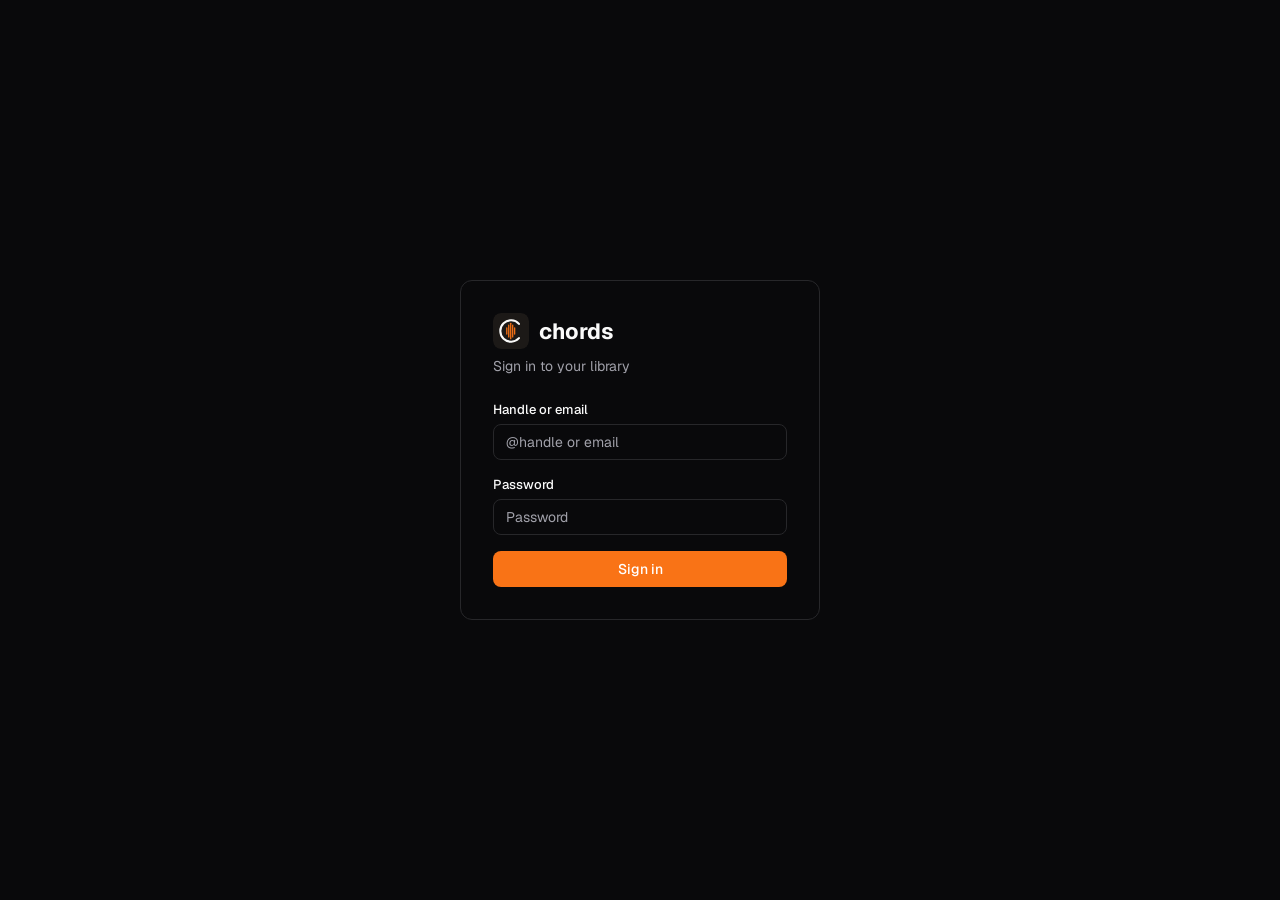
<file: server/frontend/index.html>
<!doctype html>
<html lang="en" data-theme="zinc-dark">
<head>
  <meta charset="utf-8">
  <title>chords — guitar tabs that follow you</title>
  <meta name="viewport" content="width=device-width, initial-scale=1, viewport-fit=cover">
  <link rel="icon" type="image/svg+xml" href="assets/svg/chords-icon-dark.svg">
  <link rel="icon" type="image/png" sizes="32x32" href="assets/png/chords-icon-32.png">
  <link rel="icon" type="image/png" sizes="16x16" href="assets/png/chords-icon-16.png">
  <link rel="apple-touch-icon" sizes="180x180" href="assets/png/chords-icon-180.png">
  <link rel="manifest" href="manifest.webmanifest">
  <meta name="theme-color" content="#1c1917">
  <link rel="stylesheet" href="colors_and_type.css?v=__ASSET_VERSION__">
  <link rel="stylesheet" href="app.css?v=__ASSET_VERSION__">

  <!-- React vendored locally (was unpkg CDN) so the native Tauri app needs no network for its shell. -->
  <script src="vendor/react.development.js?v=__ASSET_VERSION__"></script>
  <script src="vendor/react-dom.development.js?v=__ASSET_VERSION__"></script>

  <script src="api.js?v=__ASSET_VERSION__"></script>
  <script src="data.js?v=__ASSET_VERSION__"></script>
  <script src="chord-shapes.js?v=__ASSET_VERSION__"></script>
  <script src="session-sync.js?v=__ASSET_VERSION__"></script>
</head>
<body>
  <div id="app"></div>

  <!-- Precompiled from the matching .jsx by server/scripts/build-frontend.js — no
       in-browser Babel. The packaged Tauri app serves these over a custom protocol
       whose CSP carries a nonce, which makes the browser ignore 'unsafe-inline' and
       would block Babel's runtime-injected scripts (blank window). Run the build
       script (or `--watch`) after editing any .jsx. -->
  <script src="icons.js?v=__ASSET_VERSION__"></script>
  <script src="ui.js?v=__ASSET_VERSION__"></script>
  <script src="tweaks-panel.js?v=__ASSET_VERSION__"></script>
  <script src="song-view.js?v=__ASSET_VERSION__"></script>
  <script src="stage-view.js?v=__ASSET_VERSION__"></script>
  <script src="screens.js?v=__ASSET_VERSION__"></script>
  <script src="app.js?v=__ASSET_VERSION__"></script>
</body>
</html>
</file>
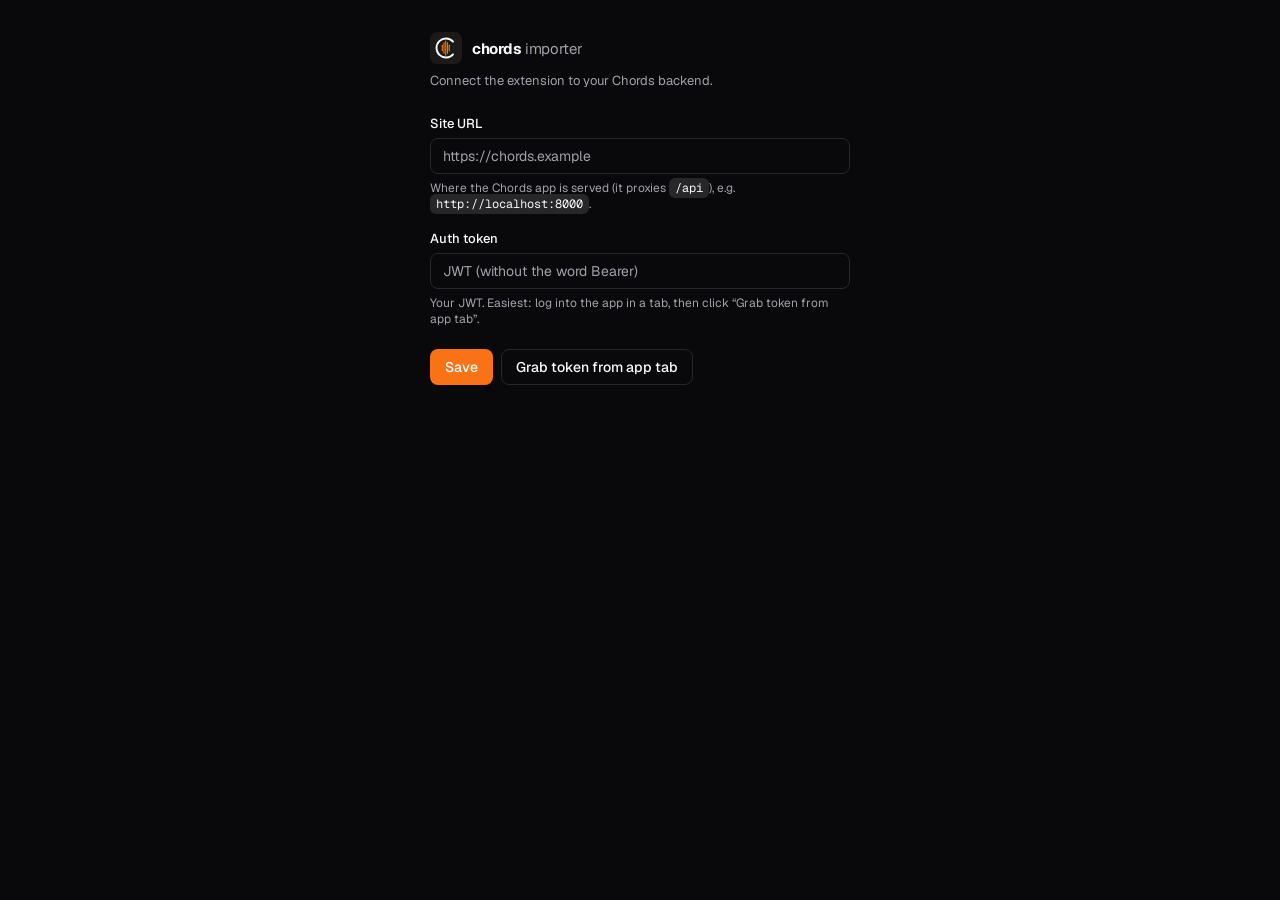
<file: extension/options.html>
<!doctype html>
<html lang="en">
  <head>
    <meta charset="utf-8" />
    <link rel="stylesheet" href="theme.css" />
    <style>
      body { max-width: 460px; margin: 32px auto; padding: 0 20px; }
      .header { margin-bottom: 8px; }
      .subtitle { margin-bottom: 24px; }
      .field { margin-top: 18px; }
      .row { display: flex; gap: 8px; margin-top: 22px; flex-wrap: wrap; }
      #status { margin-top: 14px; min-height: 1.2em; font-size: 13px; }
    </style>
  </head>
  <body>
    <div class="header brand">
      <img src="assets/icon.svg" alt="" />
      <span class="name">chords<span class="dim"> importer</span></span>
    </div>
    <p class="subtitle t-muted">Connect the extension to your Chords backend.</p>

    <div class="field">
      <label class="label" for="siteUrl">Site URL</label>
      <input class="input" id="siteUrl" placeholder="https://chords.example" />
      <div class="helper">
        Where the Chords app is served (it proxies <span class="t-code">/api</span>),
        e.g. <span class="t-code">http://localhost:8000</span>.
      </div>
    </div>

    <div class="field">
      <label class="label" for="token">Auth token</label>
      <input class="input" id="token" placeholder="JWT (without the word Bearer)" />
      <div class="helper">
        Your JWT. Easiest: log into the app in a tab, then click
        “Grab token from app tab”.
      </div>
    </div>

    <div class="row">
      <button class="btn btn-primary" id="save">Save</button>
      <button class="btn btn-outline" id="grab">Grab token from app tab</button>
    </div>
    <div id="status"></div>

    <script src="options.js"></script>
  </body>
</html>
</file>
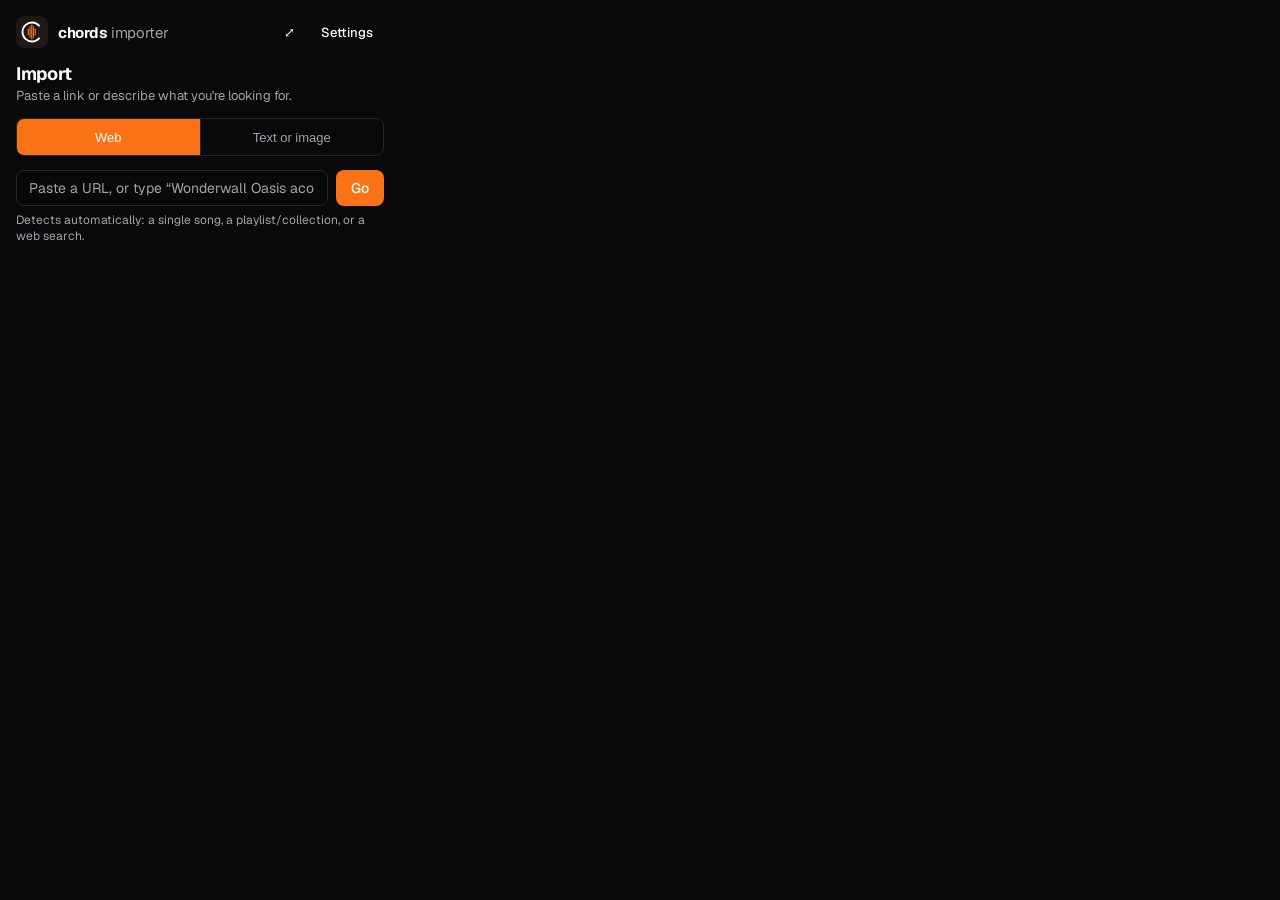
<file: extension/popup.html>
<!doctype html>
<html lang="en">
  <head>
    <meta charset="utf-8" />
    <link rel="stylesheet" href="theme.css" />
    <style>
      body { width: 400px; padding: 16px; }
      body.windowed { width: auto; min-width: 400px; }

      .header { display: flex; align-items: center; justify-content: space-between; margin-bottom: 14px; }
      .header .tools { display: flex; gap: 4px; }

      .section-head { margin-bottom: 14px; }
      .section-head .title { font-size: 18px; font-weight: 700; letter-spacing: -0.02em; }
      .section-head .sub { font-size: 13px; color: var(--muted-foreground); margin-top: 2px; }

      /* segmented switch (ported from app) */
      .seg-switch { display: flex; border: 1px solid var(--border); border-radius: var(--radius);
        overflow: hidden; background: var(--card); margin-bottom: 14px; }
      .seg-item { flex: 1; display: inline-flex; align-items: center; justify-content: center; gap: 7px;
        height: 36px; font-size: 13px; font-weight: 500; border: 0; border-left: 1px solid var(--border);
        background: transparent; color: var(--muted-foreground); cursor: pointer; }
      .seg-item:first-child { border-left: 0; }
      .seg-item:hover:not(.on) { background: var(--accent); color: var(--foreground); }
      .seg-item.on { background: var(--primary); color: var(--primary-foreground); }

      .hide { display: none !important; }

      .entry-row { display: flex; gap: 8px; }
      .entry-row .input { flex: 1; }

      .divider { display: flex; align-items: center; gap: 10px; margin: 12px 0; }
      .divider .line { flex: 1; height: 1px; background: var(--border); }
      .divider span { font-size: 12px; color: var(--muted-foreground); }

      .target-grid { display: grid; grid-template-columns: 1fr 1fr; gap: 8px; }
      .target-card { text-align: left; cursor: pointer; padding: 10px;
        border: 1px solid var(--border); border-radius: var(--radius);
        background: var(--card); color: var(--foreground); font-family: inherit; }
      .target-card.on { border-color: var(--primary); background: color-mix(in oklab, var(--primary) 10%, var(--card)); }
      .target-card .tt { font-weight: 600; font-size: 12px; }
      .target-card .td { font-size: 10px; color: var(--muted-foreground); margin-top: 2px; }

      .sel-bar { display: flex; align-items: center; justify-content: space-between; margin: 12px 0 8px; }
      .sel-list { display: flex; flex-direction: column; gap: 6px; max-height: 220px; overflow: auto; }
      .sel-row { display: flex; align-items: center; gap: 10px; padding: 8px 10px;
        border: 1px solid var(--border); border-radius: var(--radius); background: var(--card);
        cursor: pointer; text-align: left; width: 100%; font-family: inherit; color: var(--foreground); }
      .sel-row.off { opacity: 0.5; }
      .sel-row .box { width: 18px; height: 18px; flex: 0 0 auto; border-radius: 5px;
        border: 1px solid var(--border); display: grid; place-items: center; }
      .sel-row.on .box { background: var(--primary); border-color: var(--primary); color: var(--primary-foreground); }
      .sel-row .ti { font-weight: 600; font-size: 13px; }
      .sel-row .ar { font-size: 12px; color: var(--muted-foreground); }

      .stack { display: flex; flex-direction: column; gap: 12px; }
      .mt { margin-top: 14px; }
      .row-end { display: flex; gap: 8px; align-items: center; margin-top: 12px; }

      .img-card { display: flex; align-items: center; gap: 12px; padding: 12px; }
      .img-card img { width: 56px; height: 56px; object-fit: cover; border-radius: var(--radius-sm); flex: 0 0 auto; }
      .img-card .meta { flex: 1; min-width: 0; }
      .img-card .meta .n { font-weight: 600; font-size: 13px; overflow: hidden; text-overflow: ellipsis; white-space: nowrap; }

      /* progress log (ported feel) */
      #progress { margin-top: 14px; }
      .plog { padding: 10px; border-radius: var(--radius);
        background: color-mix(in oklab, var(--primary) 6%, var(--card)); border: 1px solid var(--border); }
      .plog .h { display: flex; align-items: center; gap: 8px; margin-bottom: 8px;
        font-size: 12px; font-weight: 600; color: var(--muted-foreground); }
      .plog .lines { max-height: 150px; overflow: auto; font-family: var(--font-mono);
        font-size: 11px; line-height: 1.5; color: var(--muted-foreground); display: flex; flex-direction: column; gap: 2px; }
      .plog .lines .last { color: var(--foreground); }

      #job { margin-top: 14px; }
      #job .job-head { display: flex; align-items: center; justify-content: space-between; gap: 8px; margin-bottom: 8px; }
      #job .bar { height: 6px; background: var(--muted); border-radius: var(--radius-full); overflow: hidden; }
      #job .bar > div { height: 100%; background: var(--primary); width: 0; transition: width .25s ease; }
      #job .log { margin-top: 10px; max-height: 130px; overflow: auto; font-family: var(--font-mono);
        font-size: 11px; line-height: 1.5; color: var(--muted-foreground); white-space: pre-wrap; }

      .errbox { border: 1px solid var(--destructive); border-radius: var(--radius); padding: 12px; margin-top: 14px; }
      .errbox .em { color: var(--destructive); font-weight: 600; font-size: 13px; }

      .spin { animation: spin 1s linear infinite; }
      @keyframes spin { to { transform: rotate(360deg); } }

      /* modal choice dialog */
      .overlay { position: fixed; inset: 0; z-index: 60; display: grid; place-items: center;
        padding: 16px; background: rgba(0, 0, 0, 0.5); animation: fadeIn .12s ease; }
      @keyframes fadeIn { from { opacity: 0; } to { opacity: 1; } }
      .modal { width: 100%; max-width: 320px; background: var(--popover); color: var(--popover-foreground);
        border: 1px solid var(--border); border-radius: var(--radius-lg); box-shadow: var(--shadow-md); padding: 18px; }
      .modal .m-title { font-size: 15px; font-weight: 600; letter-spacing: -0.01em; }
      .modal .m-msg { font-size: 13px; color: var(--muted-foreground); margin: 6px 0 14px; line-height: 1.5; }
      .modal .m-actions { display: flex; flex-direction: column; gap: 8px; }
    </style>
  </head>
  <body>
    <div class="header">
      <div class="brand">
        <img src="assets/icon.svg" alt="" />
        <span class="name">chords<span class="dim"> importer</span></span>
      </div>
      <div class="tools">
        <button class="btn btn-ghost btn-sm" id="openWindow" title="Open in window" hidden>⤢</button>
        <button class="btn btn-ghost btn-sm" id="opts">Settings</button>
      </div>
    </div>

    <div class="section-head">
      <div class="title">Import</div>
      <div class="sub" id="subText">Paste a link or describe what you're looking for.</div>
    </div>

    <div class="seg-switch">
      <button class="seg-item on" id="segWeb" data-mode="web">Web</button>
      <button class="seg-item" id="segText" data-mode="textimage">Text or image</button>
    </div>

    <div id="errbox" class="errbox hide"><div class="em" id="errmsg"></div></div>

    <!-- WEB MODE -->
    <div id="tabWeb">
      <div class="entry-row">
        <input class="input" id="entry" placeholder="Paste a URL, or type “Wonderwall Oasis acoustic”" />
        <button class="btn btn-primary" id="go">Go</button>
      </div>
      <div class="helper">Detects automatically: a single song, a playlist/collection, or a web search.</div>

      <div id="candidates" class="stack mt hide"></div>
      <div id="playlistSel" class="hide"></div>
    </div>

    <!-- TEXT / IMAGE MODE -->
    <div id="tabText" class="hide">
      <label class="label">Paste chords + lyrics</label>
      <textarea class="textarea" id="pasted" placeholder="Paste a chord chart here…"></textarea>

      <div class="divider"><div class="line"></div><span>or upload an image</span><div class="line"></div></div>

      <div id="imagePick">
        <label class="btn btn-outline btn-block">
          Choose image
          <input type="file" accept="image/*" id="imageInput" hidden />
        </label>
      </div>
      <div id="imageCard" class="card img-card hide">
        <img id="imageThumb" alt="" />
        <div class="meta"><div class="n" id="imageName"></div><div class="t-muted" id="imageType"></div></div>
        <button class="btn btn-ghost btn-sm" id="imageRemove">Remove</button>
      </div>

      <div class="row-end">
        <button class="btn btn-primary" id="convert">Convert to song</button>
        <span class="helper" style="margin:0" id="convertHint">Pasted text is parsed into chords.</span>
      </div>
    </div>

    <!-- shared: single-song preview -->
    <div id="preview" class="hide"></div>

    <!-- shared: inline progress + background job -->
    <div id="progress" class="hide"></div>
    <div id="job"></div>

    <script src="popup.js"></script>
  </body>
</html>
</file>
<file: server/frontend/colors_and_type.css>
/* =========================================================================
   shadcn_ui Flutter — Design Tokens (Colors & Typography)
   Ported 1:1 from lib/src/theme/color_scheme/*.dart and text_styles_default.dart
   Source: https://github.com/nank1ro/flutter-shadcn-ui
   ========================================================================= */

/* ---------- Variable web fonts (TTF Variable; weight axis 100–900) -------- */
@font-face {
  font-family: "Geist";
  src: url("./fonts/Geist-Variable.ttf") format("truetype-variations"),
       url("./fonts/Geist-Variable.ttf") format("truetype");
  font-weight: 100 900;
  font-style: normal;
  font-display: swap;
}

@font-face {
  font-family: "Geist Mono";
  src: url("./fonts/GeistMono-Variable.ttf") format("truetype-variations"),
       url("./fonts/GeistMono-Variable.ttf") format("truetype");
  font-weight: 100 900;
  font-style: normal;
  font-display: swap;
}

/* ============================================================
   Base palette tokens — DEFAULT = Zinc light (project default
   matches the SKILL.md counter example).  Override at :root or
   on any subtree by including one of the [data-theme] blocks.
   ============================================================ */

:root,
[data-theme="zinc-light"] {
  /* surfaces */
  --background: #ffffff;
  --foreground: #09090b;
  --card: #ffffff;
  --card-foreground: #09090b;
  --popover: #ffffff;
  --popover-foreground: #09090b;
  /* brand / interactive */
  --primary: #18181b;
  --primary-foreground: #fafafa;
  --secondary: #f4f4f5;
  --secondary-foreground: #18181b;
  --muted: #f4f4f5;
  --muted-foreground: #71717a;
  --accent: #f4f4f5;
  --accent-foreground: #18181b;
  /* semantic */
  --destructive: #ef4444;
  --destructive-foreground: #fafafa;
  /* chrome */
  --border: #e4e4e7;
  --input: #e4e4e7;
  --ring: #18181b;
  --selection: #b4d7ff;

  /* radius — shadcn-ui standard (px in Flutter, BorderRadius.circular(8)) */
  --radius-sm: 6px;
  --radius: 8px;       /* default for cards / inputs */
  --radius-md: 10px;
  --radius-lg: 12px;
  --radius-xl: 16px;
  --radius-full: 9999px;

  /* shadows — exact port from themes/shadows.dart */
  --shadow-sm: 0 1px 2px rgb(0 0 0 / .05);
  --shadow:    0 1px 3px rgb(0 0 0 / .10), 0 1px 2px -1px rgb(0 0 0 / .10);
  --shadow-md: 0 4px 6px -1px rgb(0 0 0 / .10), 0 2px 4px -2px rgb(0 0 0 / .10);
  --shadow-lg: 0 10px 15px -3px rgb(0 0 0 / .10), 0 4px 6px -4px rgb(0 0 0 / .10);
  --shadow-xl: 0 20px 25px -5px rgb(0 0 0 / .10), 0 8px 10px -6px rgb(0 0 0 / .10);
  --shadow-2xl: 0 25px 50px -12px rgb(0 0 0 / .25);
  --shadow-inner: inset 0 2px 4px rgb(0 0 0 / .05);

  /* fonts */
  --font-sans: "Geist", ui-sans-serif, system-ui, -apple-system, "Segoe UI",
               Roboto, "Helvetica Neue", Arial, sans-serif;
  --font-mono: "Geist Mono", ui-monospace, SFMono-Regular, "SF Mono", Menlo,
               Consolas, "Liberation Mono", monospace;
}

[data-theme="zinc-dark"] {
  --background: #09090b;
  --foreground: #fafafa;
  --card: #09090b;
  --card-foreground: #fafafa;
  --popover: #09090b;
  --popover-foreground: #fafafa;
  --primary: #fafafa;
  --primary-foreground: #18181b;
  --secondary: #27272a;
  --secondary-foreground: #fafafa;
  --muted: #27272a;
  --muted-foreground: #a1a1aa;
  --accent: #27272a;
  --accent-foreground: #fafafa;
  --destructive: #ef4444;
  --destructive-foreground: #fafafa;
  --border: #27272a;
  --input: #27272a;
  --ring: #d4d4d8;
  --selection: #355172;
}

[data-theme="slate-light"] {
  --background: #ffffff; --foreground: #020817;
  --card: #ffffff; --card-foreground: #020817;
  --popover: #ffffff; --popover-foreground: #020817;
  --primary: #0f172a; --primary-foreground: #f8fafc;
  --secondary: #f1f5f9; --secondary-foreground: #0f172a;
  --muted: #f1f5f9; --muted-foreground: #64748b;
  --accent: #f1f5f9; --accent-foreground: #0f172a;
  --destructive: #ef4444; --destructive-foreground: #f8fafc;
  --border: #e2e8f0; --input: #e2e8f0; --ring: #020817; --selection: #b4d7ff;
}
[data-theme="slate-dark"] {
  --background: #020817; --foreground: #f8fafc;
  --card: #020817; --card-foreground: #f8fafc;
  --popover: #020817; --popover-foreground: #f8fafc;
  --primary: #f8fafc; --primary-foreground: #0f172a;
  --secondary: #1e293b; --secondary-foreground: #f8fafc;
  --muted: #1e293b; --muted-foreground: #94a3b8;
  --accent: #1e293b; --accent-foreground: #f8fafc;
  --destructive: #ef4444; --destructive-foreground: #f8fafc;
  --border: #1e293b; --input: #1e293b; --ring: #cbd5e1; --selection: #355172;
}

[data-theme="stone-light"] {
  --background: #ffffff; --foreground: #0c0a09;
  --card: #ffffff; --card-foreground: #0c0a09;
  --popover: #ffffff; --popover-foreground: #0c0a09;
  --primary: #1c1917; --primary-foreground: #fafaf9;
  --secondary: #f5f5f4; --secondary-foreground: #1c1917;
  --muted: #f5f5f4; --muted-foreground: #78716c;
  --accent: #f5f5f4; --accent-foreground: #1c1917;
  --destructive: #ef4444; --destructive-foreground: #fafaf9;
  --border: #e7e5e4; --input: #e7e5e4; --ring: #0c0a09; --selection: #b4d7ff;
}
[data-theme="stone-dark"] {
  --background: #0c0a09; --foreground: #fafaf9;
  --card: #0c0a09; --card-foreground: #fafaf9;
  --popover: #0c0a09; --popover-foreground: #fafaf9;
  --primary: #fafaf9; --primary-foreground: #1c1917;
  --secondary: #292524; --secondary-foreground: #fafaf9;
  --muted: #292524; --muted-foreground: #a8a29e;
  --accent: #292524; --accent-foreground: #fafaf9;
  --destructive: #ef4444; --destructive-foreground: #fafaf9;
  --border: #292524; --input: #292524; --ring: #d6d3d1; --selection: #355172;
}

[data-theme="neutral-light"] {
  --background: #ffffff; --foreground: #0a0a0a;
  --card: #ffffff; --card-foreground: #0a0a0a;
  --popover: #ffffff; --popover-foreground: #0a0a0a;
  --primary: #171717; --primary-foreground: #fafafa;
  --secondary: #f5f5f5; --secondary-foreground: #171717;
  --muted: #f5f5f5; --muted-foreground: #737373;
  --accent: #f5f5f5; --accent-foreground: #171717;
  --destructive: #ef4444; --destructive-foreground: #fafafa;
  --border: #e5e5e5; --input: #e5e5e5; --ring: #0a0a0a; --selection: #b4d7ff;
}

[data-theme="gray-light"] {
  --background: #ffffff; --foreground: #030712;
  --card: #ffffff; --card-foreground: #030712;
  --popover: #ffffff; --popover-foreground: #030712;
  --primary: #111827; --primary-foreground: #f9fafb;
  --secondary: #f3f4f6; --secondary-foreground: #111827;
  --muted: #f3f4f6; --muted-foreground: #6b7280;
  --accent: #f3f4f6; --accent-foreground: #111827;
  --destructive: #ef4444; --destructive-foreground: #f9fafb;
  --border: #e5e7eb; --input: #e5e7eb; --ring: #030712; --selection: #b4d7ff;
}

[data-theme="blue-light"] {
  --background: #ffffff; --foreground: #020817;
  --card: #ffffff; --card-foreground: #020817;
  --popover: #ffffff; --popover-foreground: #020817;
  --primary: #2563eb; --primary-foreground: #f8fafc;
  --secondary: #f1f5f9; --secondary-foreground: #0f172a;
  --muted: #f1f5f9; --muted-foreground: #64748b;
  --accent: #f1f5f9; --accent-foreground: #0f172a;
  --destructive: #ef4444; --destructive-foreground: #f8fafc;
  --border: #e2e8f0; --input: #e2e8f0; --ring: #2563eb; --selection: #b4d7ff;
}
[data-theme="blue-dark"] {
  --background: #020817; --foreground: #f8fafc;
  --card: #020817; --card-foreground: #f8fafc;
  --popover: #020817; --popover-foreground: #f8fafc;
  --primary: #3b82f6; --primary-foreground: #0f172a;
  --secondary: #1e293b; --secondary-foreground: #f8fafc;
  --muted: #1e293b; --muted-foreground: #94a3b8;
  --accent: #1e293b; --accent-foreground: #f8fafc;
  --destructive: #ef4444; --destructive-foreground: #f8fafc;
  --border: #1e293b; --input: #1e293b; --ring: #1d4ed8; --selection: #355172;
}

[data-theme="green-light"] {
  --background: #ffffff; --foreground: #09090b;
  --card: #ffffff; --card-foreground: #09090b;
  --popover: #ffffff; --popover-foreground: #09090b;
  --primary: #16a34a; --primary-foreground: #fff1f2;
  --secondary: #f4f4f5; --secondary-foreground: #18181b;
  --muted: #f4f4f5; --muted-foreground: #71717a;
  --accent: #f4f4f5; --accent-foreground: #18181b;
  --destructive: #ef4444; --destructive-foreground: #fafafa;
  --border: #e4e4e7; --input: #e4e4e7; --ring: #16a34a; --selection: #b4d7ff;
}

[data-theme="orange-light"] {
  --background: #ffffff; --foreground: #0c0a09;
  --card: #ffffff; --card-foreground: #0c0a09;
  --popover: #ffffff; --popover-foreground: #0c0a09;
  --primary: #f97316; --primary-foreground: #fafaf9;
  --secondary: #f5f5f4; --secondary-foreground: #1c1917;
  --muted: #f5f5f4; --muted-foreground: #78716c;
  --accent: #f5f5f4; --accent-foreground: #1c1917;
  --destructive: #ef4444; --destructive-foreground: #fafaf9;
  --border: #e7e5e4; --input: #e7e5e4; --ring: #f97316; --selection: #b4d7ff;
}

[data-theme="red-light"] {
  --background: #ffffff; --foreground: #0a0a0a;
  --card: #ffffff; --card-foreground: #0a0a0a;
  --popover: #ffffff; --popover-foreground: #0a0a0a;
  --primary: #dc2626; --primary-foreground: #fef2f2;
  --secondary: #f5f5f5; --secondary-foreground: #171717;
  --muted: #f5f5f5; --muted-foreground: #737373;
  --accent: #f5f5f5; --accent-foreground: #171717;
  --destructive: #ef4444; --destructive-foreground: #fafafa;
  --border: #e5e5e5; --input: #e5e5e5; --ring: #dc2626; --selection: #b4d7ff;
}

[data-theme="rose-light"] {
  --background: #ffffff; --foreground: #09090b;
  --card: #ffffff; --card-foreground: #09090b;
  --popover: #ffffff; --popover-foreground: #09090b;
  --primary: #e11d48; --primary-foreground: #fff1f2;
  --secondary: #f4f4f5; --secondary-foreground: #18181b;
  --muted: #f4f4f5; --muted-foreground: #71717a;
  --accent: #f4f4f5; --accent-foreground: #18181b;
  --destructive: #ef4444; --destructive-foreground: #fafafa;
  --border: #e4e4e7; --input: #e4e4e7; --ring: #e11d48; --selection: #b4d7ff;
}

[data-theme="violet-light"] {
  --background: #ffffff; --foreground: #030712;
  --card: #ffffff; --card-foreground: #030712;
  --popover: #ffffff; --popover-foreground: #030712;
  --primary: #7c3aed; --primary-foreground: #f9fafb;
  --secondary: #f3f4f6; --secondary-foreground: #111827;
  --muted: #f3f4f6; --muted-foreground: #6b7280;
  --accent: #f3f4f6; --accent-foreground: #111827;
  --destructive: #ef4444; --destructive-foreground: #f9fafb;
  --border: #e5e7eb; --input: #e5e7eb; --ring: #7c3aed; --selection: #b4d7ff;
}

[data-theme="yellow-light"] {
  --background: #ffffff; --foreground: #0c0a09;
  --card: #ffffff; --card-foreground: #0c0a09;
  --popover: #ffffff; --popover-foreground: #0c0a09;
  --primary: #facc15; --primary-foreground: #422006;
  --secondary: #f5f5f4; --secondary-foreground: #1c1917;
  --muted: #f5f5f4; --muted-foreground: #78716c;
  --accent: #f5f5f4; --accent-foreground: #1c1917;
  --destructive: #ef4444; --destructive-foreground: #fafaf9;
  --border: #e7e5e4; --input: #e7e5e4; --ring: #0c0a09; --selection: #b4d7ff;
}

/* ============================================================
   Typography — semantic styles (text_styles_default.dart)
   All sizes/weights/line-heights ported exactly.  Letter-spacing
   converted from Flutter px to em (≈ -0.4 px @ size).
   ============================================================ */

html { font-family: var(--font-sans); color: var(--foreground); background: var(--background); }
body { margin: 0; font-family: var(--font-sans); }

/* Selection color — Flutter `selection` token */
::selection { background: var(--selection); color: var(--foreground); }

/* base reset for typography helpers */
.t-h1-large, .t-h1, .t-h2, .t-h3, .t-h4,
.t-p, .t-blockquote, .t-table, .t-list, .t-lead, .t-large, .t-small, .t-muted,
.t-code {
  font-family: var(--font-sans);
  color: var(--foreground);
  margin: 0;
}

.t-h1-large    { font-size: 48px; font-weight: 800; line-height: 1.0;   letter-spacing: -0.0083em; }
.t-h1          { font-size: 36px; font-weight: 800; line-height: 1.111; letter-spacing: -0.0111em; }
.t-h2          { font-size: 30px; font-weight: 600; line-height: 1.2;   letter-spacing: -0.0133em; }
.t-h3          { font-size: 24px; font-weight: 600; line-height: 1.333; letter-spacing: -0.0166em; }
.t-h4          { font-size: 20px; font-weight: 600; line-height: 1.4;   letter-spacing: -0.02em;   }
.t-p           { font-size: 16px; font-weight: 400; line-height: 1.75; }
.t-blockquote  { font-size: 16px; font-weight: 400; line-height: 1.5; font-style: italic;
                 padding-left: 1rem; border-left: 2px solid var(--border);
                 color: var(--foreground); }
.t-table       { font-size: 16px; font-weight: 700; line-height: 1.5; }
.t-list        { font-size: 16px; font-weight: 400; line-height: 1.5; }
.t-lead        { font-size: 20px; font-weight: 400; line-height: 1.4;  color: var(--muted-foreground); }
.t-large       { font-size: 18px; font-weight: 600; line-height: 1.555; }
.t-small       { font-size: 14px; font-weight: 500; line-height: 1.0; }
.t-muted       { font-size: 14px; font-weight: 400; line-height: 1.428; color: var(--muted-foreground); }
.t-code        { font-family: var(--font-mono); font-size: 14px;
                 background: var(--muted); color: var(--foreground);
                 padding: 2px 6px; border-radius: var(--radius-sm); }

/* ---------------------------------------------------------------------------
   Brand accent — fixed to the chords logo orange (#f97316) across every theme
   and mode. Placed after the [data-theme] blocks so it always wins.
   --------------------------------------------------------------------------- */
:root,
[data-theme] {
  --primary: #f97316;
  --primary-foreground: #ffffff;
  --ring: #f97316;
}
</file>
<file: server/frontend/app.css>
/* chords — guitar tabs app
   Built on shadcn_ui Flutter design tokens. */

html, body, #app { margin: 0; height: 100%; background: var(--background); color: var(--foreground);
  font-family: var(--font-sans); -webkit-font-smoothing: antialiased; }
* { box-sizing: border-box; }
::selection { background: var(--selection); color: var(--foreground); }

button { font-family: inherit; }

/* =========================================================================
   App shell  (responsive: sidebar on >= 880px, bottom tab bar on smaller)
   ========================================================================= */
.app {
  display: grid;
  grid-template-columns: 248px 1fr;
  height: 100vh;        /* fallback for first paint / no-JS */
  height: 100dvh;       /* dynamic — excludes browser chrome on mobile */
  /* JS sets --app-height from visualViewport (see App()); the truest visible
     height on iOS/iPadOS, where vh is too tall and dvh is inconsistent. */
  height: var(--app-height, 100dvh);
  background: var(--background);
}
.app.no-chrome { grid-template-columns: 1fr; }
.app.no-chrome .sidebar, .app.no-chrome .bottom-nav { display: none; }

@media (max-width: 880px) {
  /* Device safe-area insets are handled once at the #app root (see App's
     --app-height effect), so the nav keeps a plain 64px and already sits above
     the bottom system bar — no per-bar inset padding needed here. */
  .app { grid-template-columns: 1fr; grid-template-rows: 1fr 64px; }
  .app.no-chrome { grid-template-rows: 1fr; }
  .main { grid-row: 1; grid-column: 1; }
  .bottom-nav { grid-row: 2; grid-column: 1; }
}

.sidebar {
  border-right: 1px solid var(--border);
  padding: 14px 12px;
  display: flex; flex-direction: column;
  background: var(--background);
  overflow-y: auto;
}
.sidebar-brand {
  display: flex; align-items: center; gap: 10px;
  padding: 8px 10px 18px;
}
.brand-mark {
  width: 44px; height: 44px;
  border-radius: var(--radius-sm);
  display: block; flex-shrink: 0;
}
.brand-name { font-size: 16px; font-weight: 700; letter-spacing: -0.02em; }
.brand-name .dim { color: var(--muted-foreground); font-weight: 400; }

.nav-section { font-size: 11px; text-transform: uppercase; letter-spacing: .07em;
  color: var(--muted-foreground); font-weight: 600; padding: 14px 10px 6px; }

.nav-item {
  display: flex; align-items: center; gap: 11px;
  padding: 8px 10px; border-radius: var(--radius-sm);
  color: var(--foreground); font-size: 14px; font-weight: 500;
  cursor: pointer; user-select: none;
  position: relative;
}
.nav-item:hover { background: var(--accent); }
.nav-item.active { background: var(--secondary); }
.nav-item .icon { color: var(--muted-foreground); }
.nav-item.active .icon { color: var(--foreground); }
.nav-item .count {
  margin-left: auto; font-size: 11px; font-weight: 600;
  background: var(--primary); color: var(--primary-foreground);
  border-radius: var(--radius-full); padding: 1px 7px; line-height: 1.5;
}

.sidebar-bottom {
  margin-top: auto; padding-top: 14px;
  border-top: 1px solid var(--border);
  display: flex; align-items: center; gap: 10px;
  padding: 14px 8px 4px;
}
.sb-avatar { width: 32px; height: 32px; border-radius: 9999px;
  display: grid; place-items: center; font-weight: 600; font-size: 13px;
  color: var(--primary-foreground); flex: 0 0 32px; }
.sb-user-name { font-size: 13px; font-weight: 600; }
.sb-user-handle { font-size: 12px; color: var(--muted-foreground); }

/* hide sidebar on mobile — must come AFTER .sidebar { display: flex } to win the cascade */
@media (max-width: 880px) { .sidebar { display: none; } }

/* mobile-only topbar elements (avatar + sign-out) */
.mobile-user { display: none; align-items: center; gap: 6px; }
@media (max-width: 880px) { .mobile-user { display: flex; } }

/* mobile bottom nav — hidden on desktop, shown via media query below */
.bottom-nav {
  border-top: 1px solid var(--border);
  background: var(--background);
  display: none;
  justify-content: space-around;
  align-items: stretch;
}
@media (max-width: 880px) {
  .bottom-nav { display: flex; }
}
.bn-item {
  flex: 1; display: flex; flex-direction: column; align-items: center; justify-content: center;
  gap: 4px; padding: 6px 4px;
  color: var(--muted-foreground); font-size: 11px; font-weight: 500;
  background: none; border: none; cursor: pointer;
  position: relative;
}
.bn-item.active { color: var(--foreground); }
.bn-dot { position: absolute; top: 8px; right: calc(50% - 16px);
  width: 7px; height: 7px; border-radius: 9999px; background: var(--primary); }

/* main */
.main { display: flex; flex-direction: column; min-width: 0; overflow: hidden; height: 100%; }

/* =========================================================================
   Topbar + page chrome
   ========================================================================= */
.topbar {
  display: flex; align-items: center; justify-content: space-between;
  padding: 14px 24px;
  border-bottom: 1px solid var(--border);
  gap: 16px; min-height: 64px;
}
.topbar-left { display: flex; align-items: center; gap: 12px; min-width: 0; }
.topbar-right { display: flex; align-items: center; gap: 8px; }
.topbar h1 { font-size: 20px; font-weight: 700; letter-spacing: -0.02em; margin: 0; }
.topbar .sub { color: var(--muted-foreground); font-size: 13px; }

/* Offline indicator — a self-contained amber pill (legible in light & dark). */
.offline-pill {
  display: inline-flex; align-items: center; gap: 6px;
  padding: 5px 10px; border-radius: 999px;
  font-size: 12px; font-weight: 600; line-height: 1; white-space: nowrap;
  background: #f59e0b; color: #2a1c00; flex: none;
}

.scroll { overflow-y: auto; flex: 1; min-height: 0; }
.page { padding: 24px; max-width: 1280px; margin: 0 auto; width: 100%; }
@media (max-width: 600px) { .page { padding: 16px; } .topbar { padding: 12px 16px; min-height: 56px; } .topbar h1 { font-size: 17px; } }

/* =========================================================================
   Primitives
   ========================================================================= */
.btn {
  display: inline-flex; align-items: center; justify-content: center; gap: 8px;
  font-size: 14px; font-weight: 500;
  height: 36px; padding: 0 14px;
  border-radius: var(--radius); border: 1px solid transparent;
  cursor: pointer; user-select: none; line-height: 1;
  white-space: nowrap;
  transition: background-color .12s ease, color .12s ease, border-color .12s ease, opacity .12s ease;
}
.btn:focus-visible { outline: 2px solid var(--ring); outline-offset: 2px; }
.btn:disabled { opacity: .5; cursor: not-allowed; }
.btn-primary { background: var(--primary); color: var(--primary-foreground); }
.btn-primary:hover:not(:disabled) { opacity: .9; }
.btn-secondary { background: var(--secondary); color: var(--secondary-foreground); }
.btn-secondary:hover:not(:disabled) { background: color-mix(in oklab, var(--secondary) 80%, var(--foreground)); }
.btn-outline { background: transparent; color: var(--foreground); border-color: var(--border); }
.btn-outline:hover:not(:disabled) { background: var(--accent); }
.btn-outline.active { background: var(--secondary); }
.btn-ghost { background: transparent; color: var(--foreground); }
.btn-ghost:hover:not(:disabled) { background: var(--accent); }
.btn-destructive { background: var(--destructive); color: var(--destructive-foreground); }
.btn-destructive:hover:not(:disabled) { opacity: .9; }
.btn-sm { height: 30px; padding: 0 10px; font-size: 13px; }
.btn-lg { height: 40px; padding: 0 18px; font-size: 15px; }
.btn-icon { width: 36px; height: 36px; padding: 0; }
.btn-icon.btn-sm { width: 30px; height: 30px; }

.input {
  font-family: var(--font-sans); font-size: 14px;
  height: 36px; padding: 0 12px;
  border-radius: var(--radius); border: 1px solid var(--input);
  background: var(--background); color: var(--foreground);
  width: 100%;
}
.input::placeholder { color: var(--muted-foreground); }
.input:focus { outline: 2px solid var(--ring); outline-offset: 2px; }

.input-with-icon { position: relative; }
.input-with-icon .input { padding-left: 36px; }
.input-with-icon .leading {
  position: absolute; left: 11px; top: 50%; transform: translateY(-50%);
  color: var(--muted-foreground); pointer-events: none;
}

.label { font-size: 13px; font-weight: 500; display: block; margin-bottom: 6px; }
.helper { font-size: 12px; color: var(--muted-foreground); margin-top: 6px; }

.textarea {
  font-family: var(--font-mono); font-size: 13px; line-height: 1.55;
  padding: 12px;
  border-radius: var(--radius); border: 1px solid var(--input);
  background: var(--background); color: var(--foreground);
  width: 100%; resize: vertical; min-height: 160px;
}
.textarea:focus { outline: 2px solid var(--ring); outline-offset: 2px; }

.card {
  background: var(--card); color: var(--card-foreground);
  border: 1px solid var(--border); border-radius: var(--radius);
  padding: 20px;
}

.badge {
  display: inline-flex; align-items: center; gap: 4px;
  font-size: 11px; font-weight: 600;
  padding: 2px 8px; border-radius: var(--radius-full);
  border: 1px solid transparent; line-height: 1.6;
  white-space: nowrap;
}
.badge-primary { background: var(--primary); color: var(--primary-foreground); }
.badge-secondary { background: var(--secondary); color: var(--secondary-foreground); }
.badge-outline { background: transparent; color: var(--foreground); border-color: var(--border); }
.badge-destructive { background: var(--destructive); color: var(--destructive-foreground); }
.badge-soft { background: var(--muted); color: var(--muted-foreground); }

.switch { position: relative; display: inline-block; width: 40px; height: 22px;
  background: var(--input); border-radius: 9999px; cursor: pointer; border: none; padding: 0;
  transition: background-color .15s ease; flex: 0 0 40px; }
.switch.on { background: var(--primary); }
.switch::after { content:""; position: absolute; top: 2px; left: 2px; width: 18px; height: 18px;
  border-radius: 9999px; background: var(--background); box-shadow: var(--shadow-sm);
  transition: transform .15s ease; }
.switch.on::after { transform: translateX(18px); }

.tabs-list { background: var(--muted); padding: 4px; border-radius: var(--radius);
  display: inline-flex; gap: 2px; }
.tab-trigger { background: transparent; border: 0; padding: 6px 12px;
  border-radius: calc(var(--radius) - 2px);
  font-family: var(--font-sans); font-size: 13px; font-weight: 500;
  color: var(--muted-foreground); cursor: pointer; line-height: 1.4; }
.tab-trigger.active { background: var(--background); color: var(--foreground); box-shadow: var(--shadow-sm); }

.separator { height: 1px; background: var(--border); width: 100%; margin: 16px 0; }

/* =========================================================================
   Overlays
   ========================================================================= */
.scrim {
  position: fixed; inset: 0; background: rgb(0 0 0 / .60);
  display: flex; align-items: center; justify-content: center;
  z-index: 50; animation: fadeIn .15s ease;
  padding: 16px;
}
.dialog {
  background: var(--background); color: var(--foreground);
  border: 1px solid var(--border); border-radius: var(--radius);
  max-width: 480px; width: 100%;
  padding: 24px; box-shadow: var(--shadow-lg);
  animation: dialogIn .18s cubic-bezier(.16,1,.3,1);
}
.dialog.wide { max-width: 640px; }
.dialog-title { font-size: 18px; font-weight: 600; letter-spacing: -0.01em; }
.dialog-desc { color: var(--muted-foreground); font-size: 14px; margin-top: 4px; }
.dialog-footer { display: flex; gap: 8px; justify-content: flex-end; margin-top: 20px; flex-wrap: wrap; }
@keyframes fadeIn { from {opacity:0} to {opacity:1} }
@keyframes spin { to { transform: rotate(360deg) } }
.spin { animation: spin 1s linear infinite; transform-origin: center; transform-box: fill-box; }
@keyframes dialogIn { from { opacity:0; transform: scale(.95)} to {opacity:1; transform: scale(1)} }

/* sheet from bottom */
.sheet {
  background: var(--background); color: var(--foreground);
  border: 1px solid var(--border); border-radius: var(--radius) var(--radius) 0 0;
  width: 100%; max-width: 560px;
  padding: 20px; box-shadow: var(--shadow-lg);
  animation: sheetIn .2s cubic-bezier(.16,1,.3,1);
  align-self: flex-end;
  max-height: 90vh; overflow-y: auto;
}
@keyframes sheetIn { from { transform: translateY(100%) } to { transform: translateY(0) } }
.sheet-handle { width: 36px; height: 4px; background: var(--border); border-radius: 9999px;
  margin: -4px auto 14px; }

.menu {
  background: var(--popover); color: var(--popover-foreground);
  border: 1px solid var(--border); border-radius: var(--radius);
  padding: 4px; box-shadow: var(--shadow-md);
  min-width: 200px;
}
.menu-item {
  display: flex; align-items: center; gap: 10px;
  padding: 7px 10px; border-radius: var(--radius-sm);
  font-size: 13px; cursor: pointer; user-select: none;
  color: var(--foreground);
}
.menu-item:hover { background: var(--accent); }
.menu-item.destructive { color: var(--destructive); }
.menu-item.destructive:hover { background: color-mix(in oklab, var(--destructive) 14%, transparent); }
.menu-sep { height: 1px; background: var(--border); margin: 4px 0; }

.toast-region {
  position: fixed; bottom: 24px; right: 24px; z-index: 80;
  display: flex; flex-direction: column; gap: 8px;
  pointer-events: none;
}
.toast {
  background: var(--popover); color: var(--popover-foreground);
  border: 1px solid var(--border); border-radius: var(--radius);
  padding: 12px 14px; box-shadow: var(--shadow-md);
  min-width: 260px; max-width: 360px;
  display: flex; align-items: flex-start; gap: 10px;
  pointer-events: auto;
  animation: toastIn .2s ease;
}
.toast .title { font-size: 13px; font-weight: 600; }
.toast .desc { font-size: 12px; color: var(--muted-foreground); margin-top: 2px; }
@keyframes toastIn { from { opacity:0; transform: translateY(6px) } to { opacity:1; transform: translateY(0) } }
@media (max-width: 600px) {
  .toast-region { bottom: 84px; right: 12px; left: 12px; }
  .toast { max-width: none; }
}

/* =========================================================================
   Library
   ========================================================================= */
.lib-toolbar {
  display: flex; gap: 10px; align-items: center; flex-wrap: wrap;
  margin-bottom: 18px;
}
.lib-toolbar .search { flex: 1; min-width: 200px; }
.tag-chip {
  display: inline-flex; align-items: center; gap: 6px;
  padding: 4px 10px; border-radius: var(--radius-full);
  border: 1px solid var(--border);
  background: transparent; color: var(--foreground);
  cursor: pointer; font-size: 12px; font-weight: 500;
  white-space: nowrap;
}
.tag-chip:hover { background: var(--accent); }
.tag-chip.on { background: var(--primary); color: var(--primary-foreground); border-color: transparent; }

/* Playlist filter chips — tinted in the brand color so they read as a distinct
   category from plain tag chips, and fill solid when active. */
.tag-chip-pl {
  background: color-mix(in oklab, var(--primary) 12%, var(--card));
  color: var(--primary);
  border-color: color-mix(in oklab, var(--primary) 35%, transparent);
  max-width: 220px; overflow: hidden; text-overflow: ellipsis;
}
.tag-chip-pl:hover { background: color-mix(in oklab, var(--primary) 20%, var(--card)); }
.tag-chip-pl.on { background: var(--primary); color: var(--primary-foreground); border-color: transparent; }

.tag-bar { display: flex; gap: 6px; flex-wrap: wrap; margin-bottom: 18px; }

.song-list {
  display: flex; flex-direction: column;
  border: 1px solid var(--border); border-radius: var(--radius);
  overflow: hidden;
  background: var(--card);
  container-type: inline-size;   /* enable container queries for the rows */
}

/* Playlist view: each song sits in its own bordered card. */
.pl-song-list {
  border: none; background: transparent; overflow: visible;
  gap: 8px;
}
.pl-song-list .song-row {
  border: 1px solid var(--border);
  border-radius: var(--radius);
  background: var(--card);
}
.pl-song-list .song-row:last-child { border-bottom: 1px solid var(--border); }

/* Playlist rows: reorder buttons at the front, then index, then a content
   block (title/artist + key) that wraps the key onto its own line when tight,
   then the ⋮ menu at the back. */
.pl-song-list .pl-song-row {
  display: flex; align-items: center; gap: 10px;
}
.pl-song-row .pl-reorder { flex: 0 0 auto; display: inline-flex; align-items: center; gap: 2px; }
.pl-song-row .pl-index {
  flex: 0 0 auto; width: 20px; text-align: right;
  font-family: var(--font-mono); font-size: 12px; color: var(--muted-foreground);
}
.pl-song-row .sr-content {
  flex: 1 1 auto; min-width: 0;
  display: flex; flex-wrap: wrap; align-items: baseline; gap: 2px 14px;
}
.pl-song-row .sr-meta { flex: 1 1 200px; min-width: 0; }
.pl-song-row .sr-key { flex: 0 0 auto; white-space: nowrap; }
.pl-song-row > .btn { flex: 0 0 auto; }

/* No room for the key/capo — drop it entirely (it wraps first, then hides). */
@container (max-width: 380px) {
  .pl-song-row .sr-key { display: none; }
}
.song-row {
  display: grid;
  grid-template-columns: 1fr auto auto auto;
  align-items: center;
  gap: 14px;
  padding: 14px 18px;
  border-bottom: 1px solid var(--border);
  cursor: pointer;
}
.song-row:last-child { border-bottom: none; }
.song-row:hover { background: var(--accent); }
.song-row .sr-meta { min-width: 0; }
.song-row .sr-title { font-size: 14px; font-weight: 600; letter-spacing: -0.01em;
  white-space: nowrap; overflow: hidden; text-overflow: ellipsis; }
.song-row .sr-artist { font-size: 12px; color: var(--muted-foreground); margin-top: 2px;
  white-space: nowrap; overflow: hidden; text-overflow: ellipsis; }
.song-row .sr-key { font-family: var(--font-mono); font-size: 12px; color: var(--muted-foreground); }
.song-row .sr-key strong { color: var(--foreground); font-weight: 600; }
.song-row .sr-tags { display: flex; gap: 4px; flex-wrap: wrap; }

/* Library rows: meta + key flow on one line but the key/capo wraps to a new
   line when space is tight, and the ⋯ menu stays pinned to the right. */
.song-row.sr-lib { display: flex; align-items: center; gap: 12px; }
.sr-lib .sr-content {
  flex: 1 1 auto; min-width: 0;
  display: flex; flex-wrap: wrap; align-items: baseline; gap: 2px 14px;
}
.sr-lib .sr-meta { flex: 1 1 220px; min-width: 0; }
.sr-lib .sr-tags { flex: 0 1 auto; }
.sr-lib .sr-key { flex: 0 0 auto; white-space: nowrap; }
.sr-lib > .btn { flex: 0 0 auto; align-self: center; }

/* When the list is too narrow, drop the tags and key/capo — keep just the
   title/artist and the ⋯ menu. */
@container (max-width: 460px) {
  .sr-lib .sr-tags { display: none; }
  .sr-lib .sr-key { display: none; }
}

@media (max-width: 600px) {
  .song-row { grid-template-columns: 1fr auto; padding: 12px 14px; }
  .song-row .sr-tags { display: none; }
}

/* generic data table (playlists list, etc.) */
.data-table {
  width: 100%;
  border-collapse: collapse;
  background: var(--card);
  border: 1px solid var(--border);
  border-radius: var(--radius);
  overflow: hidden;
}
.data-table thead th {
  text-align: left;
  font-size: 11px; text-transform: uppercase; letter-spacing: .06em;
  color: var(--muted-foreground); font-weight: 600;
  padding: 10px 14px;
  border-bottom: 1px solid var(--border);
}
.data-table tbody td {
  padding: 12px 14px;
  border-bottom: 1px solid var(--border);
  font-size: 14px;
  vertical-align: middle;
}
.data-table tbody tr:last-child td { border-bottom: none; }
.data-table tr.row-clickable { cursor: pointer; }
.data-table tbody tr.row-clickable:hover { background: var(--accent); }

.empty {
  border: 1px dashed var(--border);
  border-radius: var(--radius);
  padding: 40px 20px; text-align: center;
  color: var(--muted-foreground);
}

/* =========================================================================
   Song view
   ========================================================================= */
/* flex: 1 + min-height: 0 is more reliable than height: 100% across mobile browsers */
.sv-shell { flex: 1; min-height: 0; display: flex; flex-direction: column; background: var(--background); }
.sv-header {
  display: grid;
  grid-template-columns: auto 1fr auto;
  align-items: center;
  gap: 14px;
  padding: 14px 24px;
  border-bottom: 1px solid var(--border);
  position: sticky; top: 0; z-index: 6; background: var(--background);
}
.sv-title { font-size: 18px; font-weight: 700; letter-spacing: -0.02em;
  overflow: hidden; text-overflow: ellipsis; white-space: nowrap; }
.sv-artist { font-size: 13px; color: var(--muted-foreground);
  overflow: hidden; text-overflow: ellipsis; white-space: nowrap; }
.sv-actions { display: flex; gap: 6px; }
.sv-actions-direct { display: flex; gap: 6px; }
.sv-actions-more { display: none; }
@media (max-width: 600px) {
  .sv-header { padding: 10px 12px; gap: 10px; }
  .sv-title { font-size: 15px; }
  .sv-artist { font-size: 12px; }
  /* Not enough room for the individual buttons — collapse to a ⋮ menu. */
  .sv-actions-direct { display: none; }
  .sv-actions-more { display: flex; }
}

.sv-meta-bar {
  display: flex; gap: 8px; align-items: center; flex-wrap: wrap;
  padding: 8px 16px; border-bottom: 1px solid var(--border);
  background: color-mix(in oklab, var(--background) 92%, var(--foreground));
}
/* meta bar popup buttons (Key / Capo / BPM) */
.meta-pop-btn {
  display: inline-flex; flex-direction: row; align-items: center;
  padding: 9px 18px; gap: 8px;
  border: 1px solid var(--border); border-radius: var(--radius);
  background: var(--background); color: var(--foreground);
  cursor: pointer; font-family: inherit;
}
.meta-pop-btn:hover { background: var(--accent); }
.meta-pop-btn.on { background: var(--secondary); color: var(--secondary-foreground); border-color: var(--primary); }
.meta-pop-btn .label { font-size: 11px; font-weight: 600; color: var(--muted-foreground);
  text-transform: uppercase; letter-spacing: .06em; }
.meta-pop-btn .val { font-family: var(--font-mono); font-size: 16px; font-weight: 700; }
.meta-pop-btn.on .label { color: inherit; opacity: .7; }
/* screen-centred popup (Key / Capo / BPM / Chords) */
.sv-center-popup {
  position: fixed; top: 50%; left: 50%;
  transform: translate(-50%, -50%);
  z-index: 50;
  background: var(--popover); color: var(--popover-foreground);
  border: 1px solid var(--border); border-radius: var(--radius);
  box-shadow: var(--shadow-lg);
  padding: 20px 24px; min-width: 220px; max-width: 90vw;
}
.sv-center-popup-head {
  display: flex; justify-content: space-between; align-items: center;
  margin-bottom: 16px;
  font-size: 13px; font-weight: 600;
}
.meta-stepper-row {
  display: flex; align-items: center; justify-content: center; gap: 20px;
}
.meta-stepper-val {
  font-family: var(--font-mono); font-size: 28px; font-weight: 700;
  min-width: 64px; text-align: center;
}
/* make the stepper buttons a bit bigger inside popup */
.sv-center-popup .as-icon-btn { width: 40px; height: 40px; }
@media (max-width: 600px) { .sv-meta-bar { padding: 6px 12px; gap: 6px; } }

.sv-scroll {
  flex: 1; min-height: 0; overflow-y: auto; overflow-x: hidden;
  /* 1/3-viewport of blank space top & bottom so the first lines start lower and
     the last line can scroll up to a comfortable reading position. Capped to the
     space actually available (--app-height minus the song-view chrome) so that
     when --app-height shrinks — edge-spacing gaps, or a short screen — this
     non-shrinkable padding can't push the bottom play bar out of view and get it
     clipped. On tall screens the min() keeps the original 33.333dvh. */
  /* Left/right padding adds a user-tunable empty margin beside the text
     (--side-space, 0 by default; see the Text size popup), on top of the
     base 24px. Top/bottom keep the 1/3-vh reading lead-in/out. */
  padding: min(33.333dvh, calc((var(--app-height, 100dvh) - 280px) / 2)) calc(24px + var(--side-space, 0px));
  /* No scroll-behavior:smooth: the autoscroll rAF loop writes scrollTop every
     frame, and CSS smooth-scroll restarts an animation each write, stalling the
     scroll on iOS Safari. scrollToTop/jumpToSection animate via scrollTo() instead. */
  scrollbar-width: none;
}
.sv-scroll::-webkit-scrollbar { display: none; }
.sv-content {
  max-width: 820px; margin: 0 auto;
  font-family: var(--font-mono);
  font-size: var(--lyric-size, 16px);
  line-height: 1.65;
  color: var(--foreground);
  /* Never let a long line scroll sideways and hide itself — wrap instead. */
  overflow-wrap: anywhere;
}
@media (max-width: 600px) {
  .sv-scroll {
    padding-left: calc(14px + var(--side-space, 0px));
    padding-right: calc(14px + var(--side-space, 0px));
  }
}

/* Segmented 3-way switch (Add song: Web / Text or image / Manual) */
.seg-switch {
  display: inline-flex; max-width: 100%; margin-bottom: 18px;
  border: 1px solid var(--border); border-radius: var(--radius); overflow: hidden;
  background: var(--card);
}
.seg-item {
  -webkit-appearance: none; appearance: none;
  display: inline-flex; align-items: center; justify-content: center; gap: 6px;
  height: 36px; padding: 0 14px; line-height: 1; white-space: nowrap;
  border: 0; border-left: 1px solid var(--border);
  background: transparent; color: var(--muted-foreground);
  font-family: var(--font-sans); font-size: 13px; font-weight: 600;
  cursor: pointer;
}
.seg-item:first-child { border-left: 0; }
.seg-item:hover:not(.on) { background: var(--accent); color: var(--foreground); }
.seg-item.on { background: var(--primary); color: var(--primary-foreground); }
@media (max-width: 600px) {
  .seg-switch { display: flex; width: 100%; }
  .seg-item { flex: 1; padding: 0 8px; min-width: 0; }
}

.section-tag {
  display: inline-block;
  font-family: var(--font-sans); font-size: 11px; font-weight: 600;
  text-transform: uppercase; letter-spacing: .08em;
  color: var(--muted-foreground);
  margin: 22px 0 8px;
  padding: 3px 9px; border: 1px solid var(--border); border-radius: var(--radius-full);
  background: var(--background);
}
.section-tag:first-child { margin-top: 0; }

/* inline (monospace tab-style) */
.line.inline-chords {
  white-space: pre-wrap;       /* wrap long tab/chord lines instead of overflowing */
  overflow-wrap: anywhere;
  color: var(--primary);
  font-weight: 700;
  margin-top: 6px;
  letter-spacing: 0;
}
.line.lyric { white-space: pre-wrap; overflow-wrap: anywhere; }
.line.lyric.with-chord-above { margin-bottom: 0; }

/* chip style */
.line.chip-line {
  display: flex; flex-wrap: wrap;
  align-items: flex-end;
  gap: 0 2px;
  margin-bottom: 4px;
  white-space: normal;
  font-family: var(--font-mono);
}
.chip-token { position: relative; display: inline-flex; flex-direction: column; align-items: flex-start;
  white-space: pre; min-width: 0; max-width: 100%; }
.chip-token .lyric { white-space: pre-wrap; overflow-wrap: anywhere; }
.chip {
  display: inline-block;
  font-family: var(--font-sans);
  font-size: calc(var(--lyric-size, 16px) * 0.792);
  font-weight: 700; color: var(--primary);
  padding: 1px 6px; border-radius: var(--radius-sm);
  background: color-mix(in oklab, var(--primary) 14%, transparent);
  line-height: 1.3;
}
.chip-token .chip { margin-bottom: 3px; }
.chip-token .lyric { font-family: var(--font-mono); }
.chip-token.no-chip { margin-top: calc(var(--lyric-size, 16px) * 0.792 + 6px); }

/* progression / chord-only bar line: chords shown as chips inline with the
   bar markers (| : x4), wrapping naturally on one flowing row. */
.line.prog-line {
  margin: 8px 0 6px;
  font-family: var(--font-mono);
  color: var(--foreground);
  white-space: pre-wrap; overflow-wrap: anywhere;
  line-height: 2;
}
.prog-line .prog-text { white-space: pre; }
.prog-line .chip { vertical-align: middle; }

/* chords bar */
.sv-chords-bar {
  display: flex; align-items: center; gap: 10px;
  padding: 7px 24px;
  border-bottom: 1px solid var(--border);
  background: var(--background);
  cursor: pointer; user-select: none;
  overflow: hidden;
}
.sv-chords-bar:hover { background: var(--accent); }
.sv-chords-label {
  font-size: 11px; font-weight: 600; color: var(--muted-foreground);
  text-transform: uppercase; letter-spacing: .06em; flex-shrink: 0;
}
.sv-chords-list {
  display: flex; gap: 6px; flex: 1; min-width: 0;
  overflow: hidden; flex-wrap: nowrap;
}
.sv-chords-bar.has-overflow .sv-chords-list {
  -webkit-mask-image: linear-gradient(to right, black calc(100% - 28px), transparent);
  mask-image: linear-gradient(to right, black calc(100% - 28px), transparent);
}
.sv-chord-chip {
  font-family: var(--font-mono); font-size: 12px; font-weight: 700;
  padding: 2px 8px; border-radius: var(--radius-sm);
  background: color-mix(in oklab, var(--primary) 14%, transparent);
  color: var(--primary); white-space: nowrap; flex-shrink: 0;
}
.sv-chords-ellipsis {
  font-size: 13px; color: var(--muted-foreground); flex-shrink: 0; letter-spacing: .05em;
}
@media (max-width: 600px) { .sv-chords-bar { padding: 7px 14px; } }

/* Grey chord style — Settings → Appearance → Chord color = "Grey".
   Swaps the orange brand accent on song-view chord chips (over lyrics, in
   progression lines, and in the "Used" bar) for a neutral, high-contrast tone.
   Default ("orange") leaves the rules above untouched. */
.sv-shell[data-chord-color="grey"] .chip,
.sv-shell[data-chord-color="grey"] .sv-chord-chip {
  color: var(--foreground);
  background: color-mix(in oklab, var(--foreground) 12%, transparent);
}

/* Tappable chords. Every chord badge in the song view is a button that opens
   its fingering diagram, so it has to shed the browser's button chrome while
   keeping the badge look it had as a span — .chip / .sv-chord-chip still own
   the font and colour, so nothing here may reset those. */
.chip-btn {
  appearance: none; -webkit-appearance: none;
  border: 0; margin: 0;
  cursor: pointer;
  touch-action: manipulation;
  -webkit-tap-highlight-color: transparent;
}
.chip-btn:hover { background: color-mix(in oklab, var(--primary) 26%, transparent); }
.chip-btn:active { transform: translateY(0.5px); }
.sv-shell[data-chord-color="grey"] .chip-btn:hover {
  background: color-mix(in oklab, var(--foreground) 22%, transparent);
}
.chip-btn:focus-visible { outline: 2px solid var(--primary); outline-offset: 1px; }

/* chord fingering popup */
.chord-popup { min-width: 260px; }
.chord-quality { font-weight: 500; color: var(--muted-foreground); }
.chord-voicings { display: flex; gap: 14px; flex-wrap: wrap; justify-content: center; }
.chord-voicing { margin: 0; display: flex; flex-direction: column; align-items: center; gap: 4px; }
.chord-voicing figcaption {
  font-size: 10px; font-weight: 600; color: var(--muted-foreground);
  text-transform: uppercase; letter-spacing: .05em; white-space: nowrap;
}
.chord-note {
  margin-top: 12px; font-size: 11px; line-height: 1.5; color: var(--muted-foreground);
  max-width: 340px;
}
.chord-note + .chord-note { margin-top: 4px; }

/* the chord box itself */
.chord-dg { display: block; overflow: visible; }
.chord-dg .dg-line { stroke: var(--border); stroke-width: 1; }
.chord-dg .dg-nut { fill: var(--foreground); }
.chord-dg .dg-dot { fill: var(--primary); }
.chord-dg .dg-finger {
  fill: var(--primary-foreground);
  font-family: var(--font-sans); font-size: 7px; font-weight: 700;
}
.chord-dg .dg-open { fill: none; stroke: var(--muted-foreground); stroke-width: 1.2; }
.chord-dg .dg-mute line { stroke: var(--muted-foreground); stroke-width: 1.2; }
.chord-dg .dg-fretlabel {
  fill: var(--muted-foreground);
  font-family: var(--font-mono); font-size: 8px; font-weight: 600;
}
.sv-shell[data-chord-color="grey"] .chord-dg .dg-dot { fill: var(--foreground); }
.sv-shell[data-chord-color="grey"] .chord-dg .dg-finger { fill: var(--background); }

/* autoscroll bottom bar — 3-column grid: left | centre | right */
.autoscroll-bar {
  flex: 0 0 auto;
  border-top: 1px solid var(--border);
  background: var(--popover); color: var(--popover-foreground);
  display: grid; grid-template-columns: 1fr auto 1fr; align-items: center;
  height: 74px;   /* not playing: 20% larger than base 62px */
  transition: height .2s ease;
}
/* playing: 20% smaller than base, buttons stay same size */
.autoscroll-bar.playing { height: 50px; }

/* at-top: the border moves to the opposite edge so the bar reads as a top bar.
   Safe-area insets are handled at the #app root, so no inset padding here. */
.autoscroll-bar.at-top {
  border-top: 0;
  border-bottom: 1px solid var(--border);
}

/* Metronome count-in — when autoscroll starts with the metronome enabled, the
   bar pulses once per beat for --beat-count beats, then scrolling begins.
   --beat-period (= 60000/BPM ms) and --beat-count are set inline on the bar, so
   the flashes track the song's tempo and the configured count. */
@keyframes metro-pulse {
  0%        { background: color-mix(in oklab, var(--primary) 34%, var(--popover));
              box-shadow: inset 0 3px 0 -1px var(--primary); }
  55%, 100% { background: var(--popover);
              box-shadow: inset 0 3px 0 -1px transparent; }
}
.autoscroll-bar.metronome {
  animation: metro-pulse var(--beat-period, 600ms) ease-out var(--beat-count, 4);
}
/* centre group */
.as-group { display: flex; align-items: center; gap: 6px; }
.as-divider { width: 1px; height: 20px; background: var(--border); margin: 0 6px; flex: 0 0 1px; }
/* left / right columns */
.as-left  { display: flex; align-items: center; gap: 6px; padding-left: 16px; justify-content: flex-start; }
.as-right { display: flex; align-items: center; gap: 4px; padding-right: 16px; justify-content: flex-end; }
.as-hidden { visibility: hidden; pointer-events: none; }
.as-play {
  width: 34px; height: 34px; border-radius: 9999px;
  background: var(--primary); color: var(--primary-foreground);
  border: 0; cursor: pointer; display: grid; place-items: center;
  flex: 0 0 34px;
  transition: width .2s, height .2s, flex-basis .2s;
}
.as-play:hover { opacity: .9; }
.as-speed { flex: 1; min-width: 0; display: flex; flex-direction: column; gap: 4px; }
.as-speed-head { display: flex; justify-content: space-between; align-items: center;
  font-size: 11px; color: var(--muted-foreground); text-transform: uppercase; letter-spacing: .07em; font-weight: 600; }
.as-speed-head .val { color: var(--foreground); font-family: var(--font-mono); font-size: 12px; text-transform: none; letter-spacing: 0; }
.as-slider {
  -webkit-appearance: none; appearance: none;
  width: 100%; height: 4px; background: var(--input);
  border-radius: 9999px; outline: none;
}
.as-slider::-webkit-slider-thumb {
  -webkit-appearance: none; appearance: none;
  width: 16px; height: 16px; border-radius: 9999px;
  background: var(--primary); border: 2px solid var(--background);
  cursor: pointer;
}
.as-slider::-moz-range-thumb {
  width: 14px; height: 14px; border-radius: 9999px;
  background: var(--primary); border: 2px solid var(--background); cursor: pointer;
}
.as-icon-btn { width: 32px; height: 32px; border-radius: var(--radius-sm);
  background: transparent; border: 0; color: var(--foreground); cursor: pointer;
  display: grid; place-items: center; }
.as-icon-btn:hover { background: var(--accent); }
.as-icon-btn.on { background: var(--secondary); color: var(--secondary-foreground); }

/* section jump button inside sections popup */
.section-jump-btn {
  display: block; width: 100%; text-align: left;
  background: none; border: 0; padding: 6px 8px; margin: 1px 0;
  cursor: pointer; color: var(--foreground);
  font-family: var(--font-sans); font-size: 13px; font-weight: 500;
  border-radius: var(--radius-sm);
}
.section-jump-btn:hover { background: var(--accent); }

/* playlist context banner */
.sv-playlist-banner {
  display: flex; align-items: center; gap: 10px;
  padding: 10px 24px;
  background: color-mix(in oklab, var(--primary) 12%, var(--background));
  border-bottom: 1px solid var(--border);
  font-size: 13px;
}

/* popover anchor / card */
.popover-anchor { position: relative; }
.popover-card {
  position: absolute; bottom: 100%; right: 0; margin-bottom: 6px;
  background: var(--popover); color: var(--popover-foreground);
  border: 1px solid var(--border); border-radius: var(--radius);
  box-shadow: var(--shadow-md); padding: 12px;
  min-width: 220px; z-index: 11;
}

/* =========================================================================
   Editor
   ========================================================================= */
.editor-grid {
  display: grid;
  grid-template-columns: 1fr 1fr;
  gap: 20px;
}
@media (max-width: 880px) { .editor-grid { grid-template-columns: 1fr; } }
.editor-pane {
  display: flex; flex-direction: column; gap: 12px;
}
.editor-pane h3 { font-size: 14px; font-weight: 600; margin: 0; }
.preview-area {
  border: 1px solid var(--border); border-radius: var(--radius);
  background: var(--card);
  padding: 18px;
  min-height: 320px;
  max-height: 540px;
  overflow-y: auto;
  font-family: var(--font-mono); font-size: 14px; line-height: 1.6;
}

.field-row { display: grid; grid-template-columns: 1fr 1fr; gap: 12px; }
@media (max-width: 500px) { .field-row { grid-template-columns: 1fr; } }

/* =========================================================================
   Playlists
   ========================================================================= */
.pl-grid { display: grid; grid-template-columns: repeat(auto-fill, minmax(240px, 1fr)); gap: 16px; }
.pl-card {
  background: var(--card); border: 1px solid var(--border); border-radius: var(--radius);
  padding: 16px; cursor: pointer; transition: background-color .12s ease;
  display: flex; flex-direction: column; gap: 12px;
}
.pl-card:hover { background: var(--accent); }
.pl-cover {
  height: 100px; border-radius: var(--radius-sm);
  background: linear-gradient(135deg, var(--secondary), color-mix(in oklab, var(--primary) 26%, var(--secondary)));
  position: relative; overflow: hidden;
}
.pl-cover.gradient-1 { background: linear-gradient(135deg, #1e293b, #475569); }
.pl-cover.gradient-2 { background: linear-gradient(135deg, #422006, #f97316); }
.pl-cover.gradient-3 { background: linear-gradient(135deg, #052e16, #16a34a); }
.pl-cover.gradient-4 { background: linear-gradient(135deg, #4a044e, #c026d3); }
.pl-cover.gradient-5 { background: linear-gradient(135deg, #1e1b4b, #6366f1); }
.pl-cover.gradient-6 { background: linear-gradient(135deg, #450a0a, #dc2626); }
.pl-cover-name {
  position: absolute; bottom: 10px; left: 12px;
  color: #fff; font-weight: 700; font-size: 16px; letter-spacing: -0.01em;
  text-shadow: 0 2px 8px rgb(0 0 0 / .4);
}
.pl-shared-badge {
  position: absolute; top: 8px; right: 8px;
  background: rgb(0 0 0 / .55); color: #fff;
  font-size: 10px; font-weight: 600;
  padding: 3px 7px; border-radius: var(--radius-full);
  display: inline-flex; align-items: center; gap: 4px;
}
.pl-meta { font-size: 12px; color: var(--muted-foreground); }

/* playlist detail */
.pl-detail-hero {
  display: grid; grid-template-columns: 160px 1fr; gap: 20px; margin-bottom: 24px;
}
@media (max-width: 600px) { .pl-detail-hero { grid-template-columns: 1fr; } .pl-detail-cover { height: 160px; } }
.pl-detail-cover { border-radius: var(--radius); height: 160px; }
.pl-detail-info h2 { font-size: 28px; font-weight: 700; letter-spacing: -0.025em; margin: 0; }
.pl-detail-info .sub { color: var(--muted-foreground); font-size: 14px; margin-top: 6px; }
.pl-collab-row { display: flex; gap: 6px; align-items: center; margin-top: 12px; }
.collab-avatars { display: flex; }
.collab-avatars .av {
  width: 26px; height: 26px; border-radius: 9999px;
  display: grid; place-items: center; font-weight: 600; font-size: 11px;
  color: #fff; margin-left: -6px;
  border: 2px solid var(--background);
}
.collab-avatars .av:first-child { margin-left: 0; }

/* =========================================================================
   Inbox
   ========================================================================= */
.inbox-row {
  display: grid;
  grid-template-columns: 36px 1fr auto;
  gap: 14px; align-items: center;
  padding: 14px 18px;
  border-bottom: 1px solid var(--border);
  cursor: pointer;
}
.inbox-row:last-child { border-bottom: none; }
.inbox-row:hover { background: var(--accent); }
.inbox-row.unread .ib-title::before {
  content: ""; width: 7px; height: 7px; border-radius: 9999px;
  background: var(--primary); display: inline-block; margin-right: 8px;
  vertical-align: middle;
}
.ib-av { width: 36px; height: 36px; border-radius: 9999px;
  display: grid; place-items: center; font-weight: 600; font-size: 13px; color: #fff; }
.ib-title { font-size: 14px; font-weight: 600; }
.ib-desc { font-size: 13px; color: var(--muted-foreground); margin-top: 2px; }
.ib-time { font-size: 12px; color: var(--muted-foreground); white-space: nowrap; }

/* =========================================================================
   Settings
   ========================================================================= */
.settings-section { margin-bottom: 28px; }
.settings-section h2 { font-size: 16px; font-weight: 600; margin: 0 0 12px; letter-spacing: -0.01em; }
.settings-row {
  display: flex; align-items: center; gap: 16px;
  padding: 16px;
  border: 1px solid var(--border); border-radius: var(--radius);
  background: var(--card);
  margin-bottom: 8px;
}
.settings-row .grow { flex: 1; min-width: 0; }

/* Edge-spacing slider — a grabbable horizontal control (drag left↔right). */
.gap-slider { width: 100%; height: 28px; cursor: pointer; accent-color: var(--primary); }
.settings-row .row-title { font-size: 14px; font-weight: 600; }
.settings-row .row-desc { font-size: 13px; color: var(--muted-foreground); margin-top: 2px; }

.theme-swatch-row { display: flex; gap: 10px; flex-wrap: wrap; }
.theme-swatch {
  width: 64px; height: 48px; border-radius: var(--radius); cursor: pointer;
  border: 2px solid transparent; position: relative;
  display: grid; place-items: center; font-size: 11px; font-weight: 600;
  text-transform: capitalize;
}
.theme-swatch.on { border-color: var(--primary); }
.theme-swatch::after { content: ""; position: absolute; inset: 4px; border-radius: calc(var(--radius) - 2px);
  background: var(--card); opacity: 0; }

/* =========================================================================
   Versions panel (drawer)
   ========================================================================= */
.drawer-scrim { position: fixed; inset: 0; background: rgb(0 0 0 / .55);
  z-index: 40; animation: fadeIn .15s ease; }
.drawer { position: fixed; right: 0; top: 0; bottom: 0; width: min(420px, 100%);
  background: var(--background); color: var(--foreground);
  border-left: 1px solid var(--border);
  box-shadow: var(--shadow-xl); z-index: 41;
  display: flex; flex-direction: column;
  animation: drawerIn .22s cubic-bezier(.16,1,.3,1);
}
@keyframes drawerIn { from { transform: translateX(100%) } to { transform: translateX(0) } }
.drawer-head { display: flex; align-items: center; justify-content: space-between;
  padding: 16px 20px; border-bottom: 1px solid var(--border); }
.drawer-title { font-size: 16px; font-weight: 700; letter-spacing: -0.01em; }
.drawer-body { flex: 1; overflow-y: auto; padding: 12px 12px 24px; }

.version-row {
  display: flex; gap: 12px; align-items: center;
  padding: 12px; border-radius: var(--radius);
  border: 1px solid var(--border);
  margin-bottom: 8px; cursor: pointer;
  background: var(--card);
}
.version-row:hover { background: var(--accent); }
.version-row.active { border-color: var(--primary); }
.version-row .v-info { flex: 1; min-width: 0; }
.version-row .v-name { font-size: 13px; font-weight: 600; }
.version-row .v-meta { font-size: 11px; color: var(--muted-foreground); margin-top: 2px; font-family: var(--font-mono); }

/* =========================================================================
   Tags chips inside song view, badges in lists
   ========================================================================= */
.tag-pill {
  display: inline-flex; align-items: center; gap: 4px;
  font-size: 11px; font-weight: 500;
  padding: 2px 8px; border-radius: var(--radius-full);
  background: var(--muted); color: var(--muted-foreground);
  border: 1px solid var(--border);
}

/* Library rows that are a playlist's own copy get a tinted pill naming the
   playlist, so they read differently from plain library songs. */
.tag-pill.sr-pl-pill {
  max-width: 180px; overflow: hidden; text-overflow: ellipsis; white-space: nowrap;
  background: color-mix(in oklab, var(--primary) 14%, var(--card));
  color: var(--primary);
  border-color: color-mix(in oklab, var(--primary) 35%, transparent);
}

/* avatar palette */
.av-1 { background: #2563eb; }
.av-2 { background: #16a34a; }
.av-3 { background: #f97316; }
.av-4 { background: #dc2626; }
.av-5 { background: #7c3aed; }
.av-6 { background: #db2777; }
.av-7 { background: #0891b2; }
.av-8 { background: #65a30d; }

/* misc */
.kbd {
  font-family: var(--font-mono); font-size: 11px;
  background: var(--muted); border: 1px solid var(--border);
  padding: 1px 6px; border-radius: var(--radius-sm);
  color: var(--muted-foreground);
}
.section-headline { font-size: 22px; font-weight: 700; letter-spacing: -0.025em; margin: 0 0 4px; }
.section-sub { color: var(--muted-foreground); font-size: 14px; margin-bottom: 18px; }

/* ---------- playlist sessions ---------- */

/* The stage view: a follower's read-only screen. It borrows .sv-scroll and
   .sv-content wholesale, so the text sits exactly where it does in the song
   view — same measure, same margins, same per-device text size — and only the
   chrome around it differs. */
.stage-shell { flex: 1; min-height: 0; display: flex; flex-direction: column; background: var(--background); }
.stage-head {
  display: grid;
  grid-template-columns: auto 1fr auto;
  align-items: center;
  gap: 14px;
  padding: 14px 24px;
  border-bottom: 1px solid var(--border);
  position: sticky; top: 0; z-index: 6; background: var(--background);
}
.stage-head-text { min-width: 0; }
.stage-title { font-size: 18px; font-weight: 700; letter-spacing: -0.02em;
  overflow: hidden; text-overflow: ellipsis; white-space: nowrap; }
.stage-sub { font-size: 13px; color: var(--muted-foreground);
  overflow: hidden; text-overflow: ellipsis; white-space: nowrap; }
.stage-following { color: var(--primary); font-weight: 600; }
.stage-paused { font-variant: small-caps; }
.stage-actions { display: flex; gap: 6px; align-items: center; }

/* The follower's bottom bar. Same .autoscroll-bar shell as the song view's, so
   the controls sit in the same place on both screens — what differs is that a
   follower's numbers are a read-out, not buttons: there is nothing here it is
   allowed to change about the song. */
.stage-wait { flex: 1; min-height: 0; display: flex; align-items: center; justify-content: center; padding: 16px; }
.stage-wait > .empty { width: 100%; max-width: 520px; }
.stage-meta {
  display: inline-flex; align-items: baseline; gap: 8px;
  padding: 0 10px 0 0;
}
.stage-meta .label {
  font-size: 11px; font-weight: 600; color: var(--muted-foreground);
  text-transform: uppercase; letter-spacing: .06em;
}
.stage-meta .val { font-family: var(--font-mono); font-size: 16px; font-weight: 700; }
@media (max-width: 600px) {
  .stage-meta { gap: 6px; padding-right: 6px; }
  .stage-meta .val { font-size: 15px; }
}
@media (max-width: 600px) {
  .stage-head { padding: 10px 12px; gap: 10px; }
  .stage-title { font-size: 15px; }
  .stage-sub { font-size: 12px; }
}

/* You are the controller: every song you OPEN is on other people's screens,
   not only the ones you play. Hence a standing marker rather than a toast —
   and tapping it ends the session. */
.sv-live-pill {
  display: inline-flex; align-items: center; gap: 6px;
  padding: 4px 10px; border-radius: 999px;
  border: 1px solid var(--primary);
  background: color-mix(in srgb, var(--primary) 14%, transparent);
  color: var(--primary);
  font-size: 12px; font-weight: 600; line-height: 1;
  cursor: pointer;
}
.sv-live-pill:hover { background: color-mix(in srgb, var(--primary) 22%, transparent); }
/* The dot in the broadcast glyph pulses, so "live" reads at a glance without
   anything moving in the reading area. */
.sv-live-pill svg { animation: stage-pulse 2s ease-in-out infinite; }
@keyframes stage-pulse { 0%, 100% { opacity: 1; } 50% { opacity: 0.45; } }
@media (prefers-reduced-motion: reduce) {
  .sv-live-pill svg { animation: none; }
}

/* A follower's page is a mirror of another device, so it does not take scroll
   input at all: no wheel, no touch drag, no keyboard, no rubber-band handing
   the gesture to the page behind it. `overflow: hidden` still allows the
   scrollTop the sync loop writes every frame — it only stops the *user*.
   Without this the two fight: you drag, the next anchor puts it back, and the
   text appears to jump. */
.stage-scroll {
  overflow: hidden;
  touch-action: none;
  overscroll-behavior: contain;
  -webkit-user-select: none;
  user-select: none;
  outline: none;
}

.pl-detail-actions { margin-top: 14px; display: flex; flex-wrap: wrap; gap: 8px; }
</file>
<file: extension/theme.css>
/* Chords design system — tokens + components, trimmed for the extension.
   Mirrors frontend/colors_and_type.css and the .btn/.input/.card/.badge rules
   in frontend/app.css so the extension looks like the app. Dark theme only. */

@font-face {
  font-family: "Geist";
  src: url("./fonts/Geist-Variable.ttf") format("truetype-variations"),
       url("./fonts/Geist-Variable.ttf") format("truetype");
  font-weight: 100 900;
  font-style: normal;
  font-display: swap;
}
@font-face {
  font-family: "Geist Mono";
  src: url("./fonts/GeistMono-Variable.ttf") format("truetype-variations"),
       url("./fonts/GeistMono-Variable.ttf") format("truetype");
  font-weight: 100 900;
  font-style: normal;
  font-display: swap;
}

:root {
  /* zinc-dark surfaces */
  --background: #09090b;
  --foreground: #fafafa;
  --card: #09090b;
  --card-foreground: #fafafa;
  --popover: #09090b;
  --popover-foreground: #fafafa;
  --secondary: #27272a;
  --secondary-foreground: #fafafa;
  --muted: #27272a;
  --muted-foreground: #a1a1aa;
  --accent: #27272a;
  --accent-foreground: #fafafa;
  --destructive: #ef4444;
  --destructive-foreground: #fafafa;
  --border: #27272a;
  --input: #27272a;
  --selection: #355172;

  /* brand accent — chords orange, wins across themes (as in the app) */
  --primary: #f97316;
  --primary-foreground: #ffffff;
  --ring: #f97316;

  --radius-sm: 6px;
  --radius: 8px;
  --radius-md: 10px;
  --radius-lg: 12px;
  --radius-full: 9999px;

  --shadow-md: 0 4px 6px -1px rgb(0 0 0 / .10), 0 2px 4px -2px rgb(0 0 0 / .10);

  --font-sans: "Geist", ui-sans-serif, system-ui, -apple-system, "Segoe UI",
               Roboto, "Helvetica Neue", Arial, sans-serif;
  --font-mono: "Geist Mono", ui-monospace, SFMono-Regular, "SF Mono", Menlo,
               Consolas, "Liberation Mono", monospace;
}

* { box-sizing: border-box; }
html, body {
  margin: 0;
  font-family: var(--font-sans);
  background: var(--background);
  color: var(--foreground);
  -webkit-font-smoothing: antialiased;
}
::selection { background: var(--selection); color: var(--foreground); }

/* ---- typography helpers (subset) ---- */
.t-h4    { font-size: 16px; font-weight: 600; letter-spacing: -0.02em; margin: 0; }
.t-small { font-size: 14px; font-weight: 500; line-height: 1; margin: 0; }
.t-muted { font-size: 13px; font-weight: 400; line-height: 1.45; color: var(--muted-foreground); margin: 0; }
.t-code  { font-family: var(--font-mono); font-size: 12px; background: var(--muted);
           color: var(--foreground); padding: 2px 6px; border-radius: var(--radius-sm); }

/* ---- buttons (ported from app.css) ---- */
.btn {
  display: inline-flex; align-items: center; justify-content: center; gap: 8px;
  font-family: inherit; font-size: 14px; font-weight: 500;
  height: 36px; padding: 0 14px;
  border-radius: var(--radius); border: 1px solid transparent;
  cursor: pointer; user-select: none; line-height: 1; white-space: nowrap;
  transition: background-color .12s ease, color .12s ease, border-color .12s ease, opacity .12s ease;
}
.btn:focus-visible { outline: 2px solid var(--ring); outline-offset: 2px; }
.btn:disabled { opacity: .5; cursor: not-allowed; }
.btn-primary { background: var(--primary); color: var(--primary-foreground); }
.btn-primary:hover:not(:disabled) { opacity: .9; }
.btn-secondary { background: var(--secondary); color: var(--secondary-foreground); }
.btn-secondary:hover:not(:disabled) { background: color-mix(in oklab, var(--secondary) 80%, var(--foreground)); }
.btn-outline { background: transparent; color: var(--foreground); border-color: var(--border); }
.btn-outline:hover:not(:disabled) { background: var(--accent); }
.btn-ghost { background: transparent; color: var(--foreground); }
.btn-ghost:hover:not(:disabled) { background: var(--accent); }
.btn-destructive { background: var(--destructive); color: var(--destructive-foreground); }
.btn-destructive:hover:not(:disabled) { opacity: .9; }
.btn-sm { height: 30px; padding: 0 10px; font-size: 13px; }
.btn-block { width: 100%; }

/* ---- inputs ---- */
.label { font-size: 13px; font-weight: 500; display: block; margin-bottom: 6px; }
.helper { font-size: 12px; color: var(--muted-foreground); margin-top: 6px; }
.input {
  font-family: var(--font-sans); font-size: 14px;
  height: 36px; padding: 0 12px;
  border-radius: var(--radius); border: 1px solid var(--input);
  background: var(--background); color: var(--foreground); width: 100%;
}
.input::placeholder { color: var(--muted-foreground); }
.input:focus { outline: 2px solid var(--ring); outline-offset: 2px; }

/* ---- card ---- */
.card {
  background: var(--card); border: 1px solid var(--border);
  border-radius: var(--radius-lg); padding: 14px;
}

/* ---- badge ---- */
.badge {
  display: inline-flex; align-items: center; gap: 5px;
  font-size: 12px; font-weight: 500; line-height: 1;
  padding: 4px 9px; border-radius: var(--radius-full);
  border: 1px solid transparent;
}
.badge-secondary { background: var(--secondary); color: var(--secondary-foreground); }
.badge-outline { background: transparent; color: var(--foreground); border-color: var(--border); }
.badge-destructive { background: var(--destructive); color: var(--destructive-foreground); }
.badge-soft { background: var(--muted); color: var(--muted-foreground); }

/* ---- textarea ---- */
.textarea {
  font-family: var(--font-mono); font-size: 13px; line-height: 1.55;
  padding: 12px; border-radius: var(--radius); border: 1px solid var(--input);
  background: var(--background); color: var(--foreground);
  width: 100%; resize: vertical; min-height: 130px;
}
.textarea:focus { outline: 2px solid var(--ring); outline-offset: 2px; }

/* ---- mode cards (ported from the app's import-modes) ---- */
.mode-cards { display: grid; grid-template-columns: repeat(2, 1fr); gap: 8px; }
.mode-card {
  display: flex; flex-direction: column; align-items: center; gap: 6px;
  padding: 12px 8px; cursor: pointer;
  background: var(--card); color: var(--foreground);
  border: 1px solid var(--border); border-radius: var(--radius-lg);
  font-family: inherit; font-size: 12px; font-weight: 500;
  transition: border-color .12s ease, background-color .12s ease;
}
.mode-card:hover { background: var(--accent); }
.mode-card.active { border-color: var(--primary); color: var(--primary); }
.mode-card svg { width: 18px; height: 18px; }

/* ---- field / stack / row ---- */
.stack { display: flex; flex-direction: column; gap: 12px; }
.field { display: flex; flex-direction: column; }
.row { display: flex; gap: 8px; }
.row .grow { flex: 1; }

/* ---- candidate / song rows ---- */
.list { display: flex; flex-direction: column; gap: 8px; }
.song-row {
  display: flex; align-items: center; gap: 10px;
  padding: 10px 12px; border: 1px solid var(--border);
  border-radius: var(--radius); background: var(--card);
}
.song-row .meta { flex: 1; min-width: 0; }
.song-row .meta .title { font-size: 13px; font-weight: 500; white-space: nowrap; overflow: hidden; text-overflow: ellipsis; }
.song-row .meta .sub { font-size: 12px; color: var(--muted-foreground); white-space: nowrap; overflow: hidden; text-overflow: ellipsis; }
.song-row input[type="checkbox"] { width: 16px; height: 16px; accent-color: var(--primary); flex: 0 0 auto; }

/* ---- extracted preview ---- */
.preview .pv-head { display: flex; align-items: baseline; justify-content: space-between; gap: 8px; margin-bottom: 8px; }
.preview .pv-title { font-size: 15px; font-weight: 600; letter-spacing: -0.01em; }
.preview .pv-artist { font-size: 13px; color: var(--muted-foreground); }
.preview .pv-body {
  font-family: var(--font-mono); font-size: 11px; line-height: 1.5;
  color: var(--muted-foreground); white-space: pre-wrap;
  max-height: 160px; overflow: auto;
  background: var(--background); border: 1px solid var(--border);
  border-radius: var(--radius); padding: 8px; margin: 10px 0;
}

/* ---- section label ---- */
.section-label { font-size: 11px; text-transform: uppercase; letter-spacing: .07em;
  color: var(--muted-foreground); font-weight: 600; margin: 4px 0; }

/* ---- brand header ---- */
.brand { display: flex; align-items: center; gap: 10px; }
.brand img { width: 32px; height: 32px; border-radius: var(--radius-sm); display: block; }
.brand .name { font-size: 15px; font-weight: 700; letter-spacing: -0.02em; }
.brand .name .dim { color: var(--muted-foreground); font-weight: 400; }
</file>
